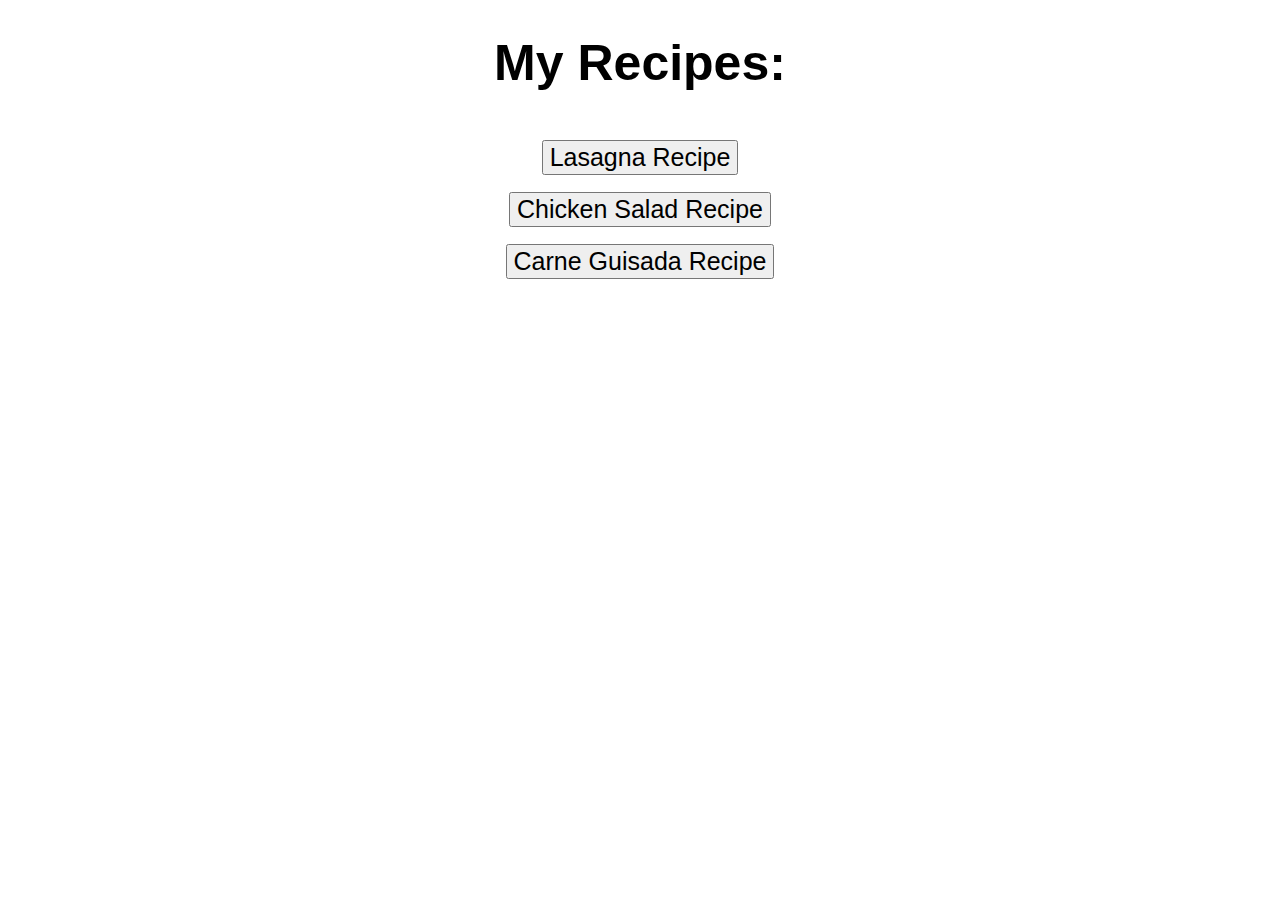
<file: index.html>
<!DOCTYPE html>
<html lang="en">
    <head>
        <meta charset="UTF-8">
        <link rel="stylesheet" href="styles.css">
        <title>My Recipe Page</title>
    </head>
    <body>
        <h1 id="index-header">My Recipes:</h1>
        <div class="buttons">
            <button onclick="window.location.href='recipes/lasagna.html'" class="button">Lasagna Recipe</button><br>
            <button onclick="window.location.href='recipes/chicken-salad.html'" class="button">Chicken Salad Recipe</button><br>
            <button onclick="window.location.href='recipes/carne-guisada.html'" class="button">Carne Guisada Recipe</button><br>
        </div>
    </body>
</html>
</file>
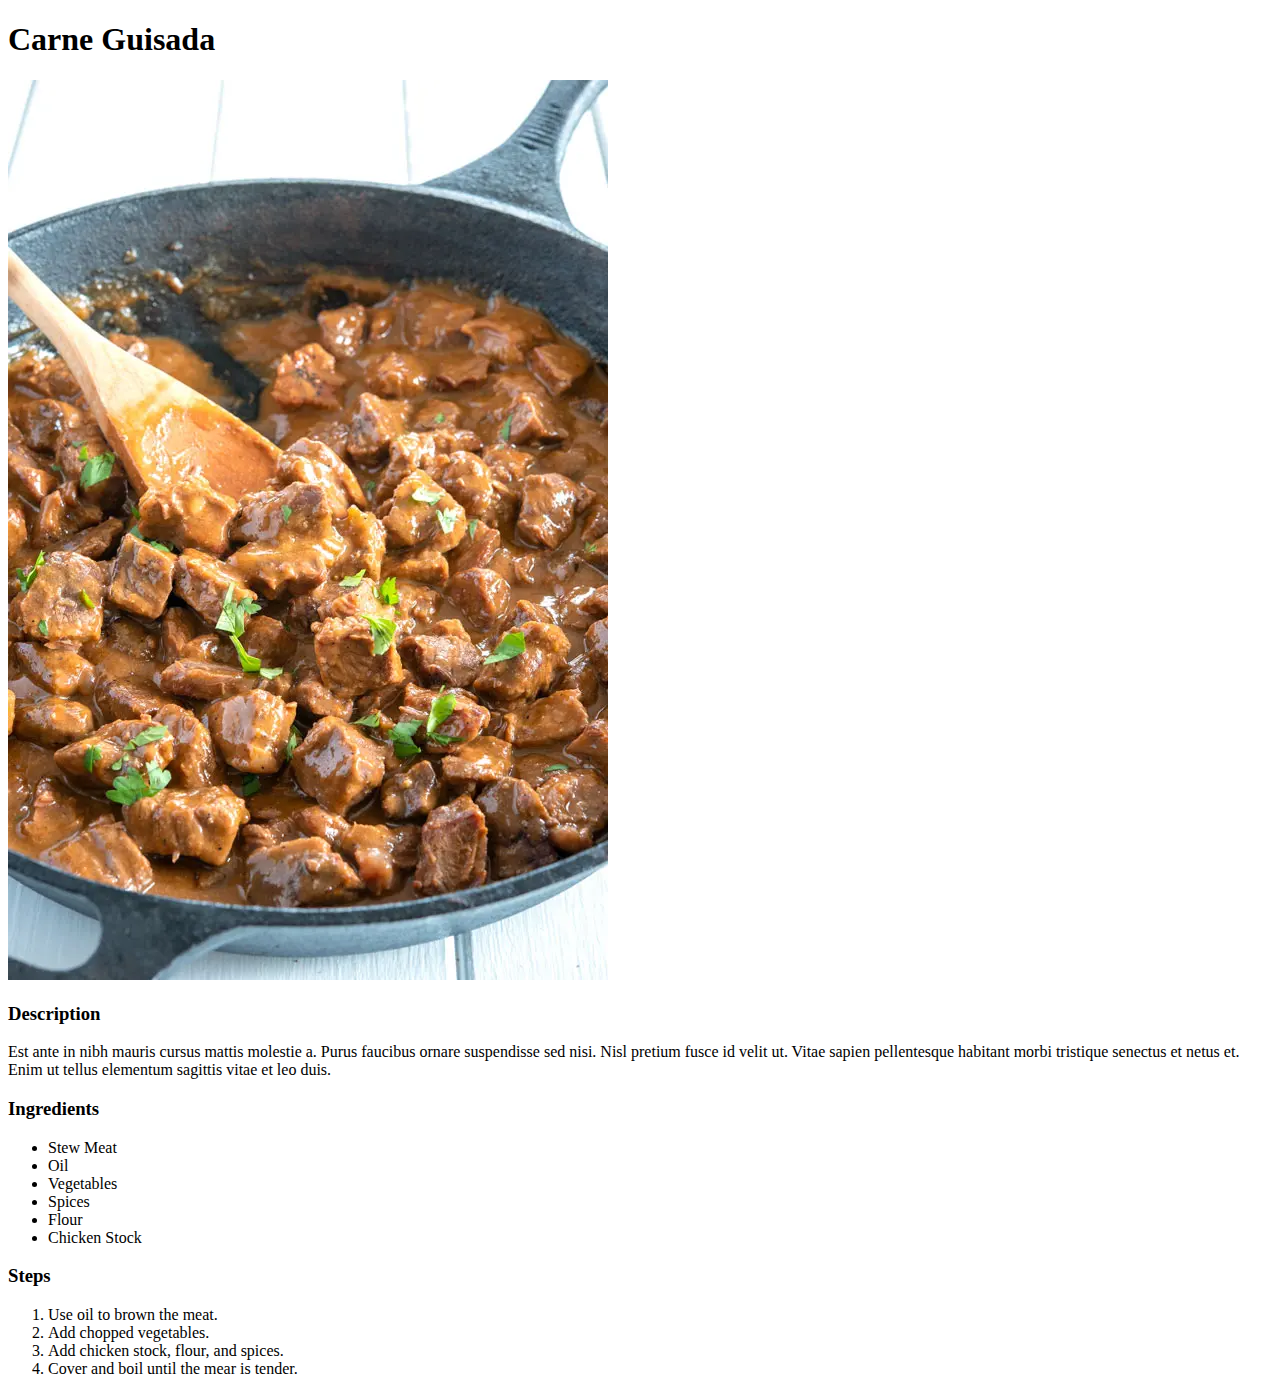
<file: recipes/carne-guisada.html>
<!DOCTYPE html>
<html lang="en">
    <head>
        <meta charset="UTF-8">
        <title>Carne Guisada Recipe</title>
    </head>
    <body>
        <h1>Carne Guisada</h1>
        <img src="img/carne-guisada.jpg" alt="Carne-Guisada">
        <h3>Description</h3>
        <p>Est ante in nibh mauris cursus mattis molestie a. Purus faucibus ornare suspendisse sed nisi. Nisl pretium fusce id velit ut. Vitae sapien pellentesque habitant morbi tristique senectus et netus et. Enim ut tellus elementum sagittis vitae et leo duis.</p>
        <h3>Ingredients</h3>
        <ul>
            <li>Stew Meat</li>
            <li>Oil</li>
            <li>Vegetables</li>
            <li>Spices</li>
            <li>Flour</li>
            <li>Chicken Stock</li>
        </ul>
        <h3>Steps</h3>
        <ol>
            <li>Use oil to brown the meat.</li>
            <li>Add chopped vegetables.</li>
            <li>Add chicken stock, flour, and spices.</li>
            <li>Cover and boil until the mear is tender.</li>
        </ol>
    </body>
</html>
</file>
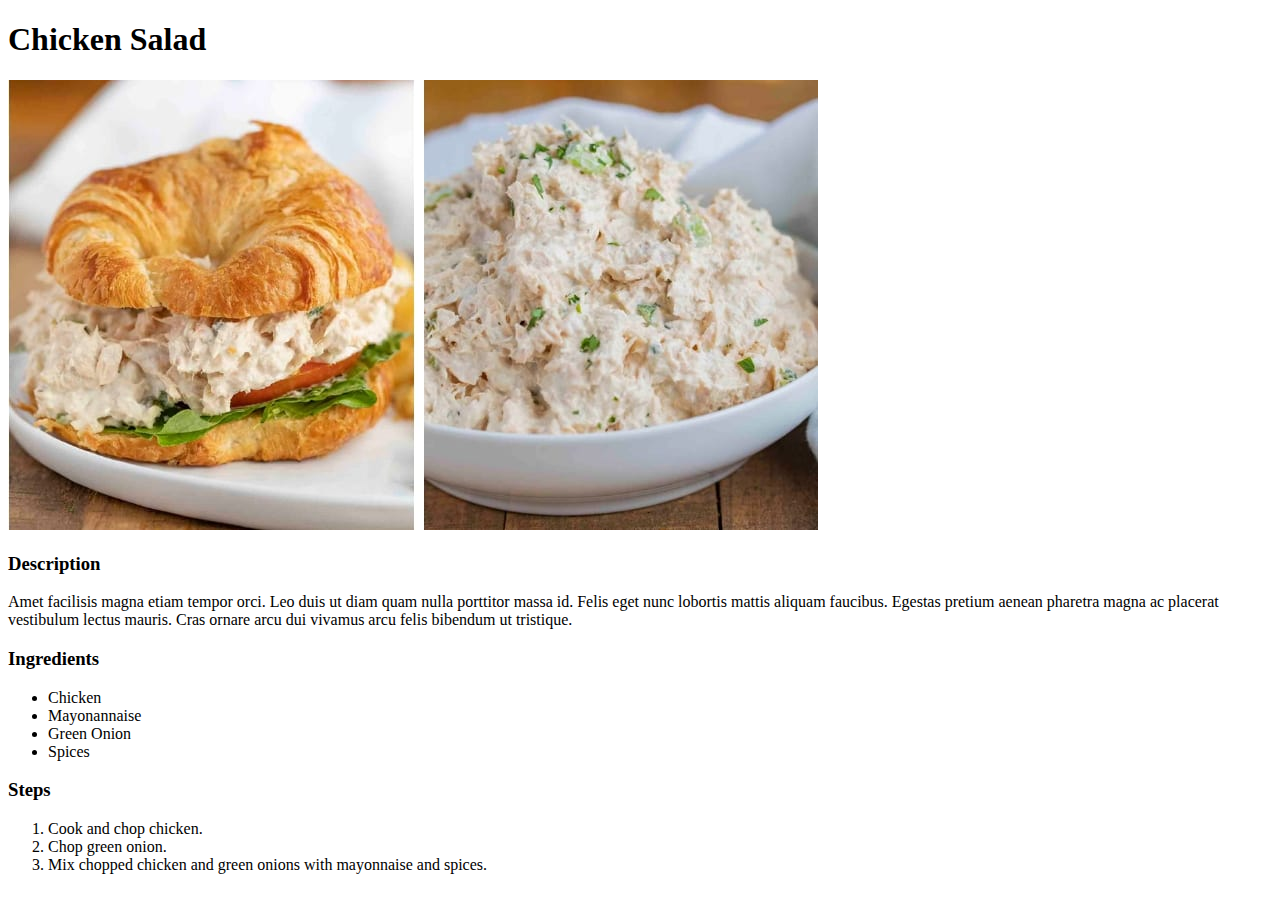
<file: recipes/chicken-salad.html>
<!DOCTYPE html>
<html lang="en">
    <head>
        <meta charset="UTF-8">
        <title>Chicken Salad Recipe</title>
    </head>
    <body>
        <h1>Chicken Salad</h1>
        <img src="img/chicken-salad.jpg" alt="Chicken-Salad">
        <h3>Description</h3>
        <p>Amet facilisis magna etiam tempor orci. Leo duis ut diam quam nulla porttitor massa id. Felis eget nunc lobortis mattis aliquam faucibus. Egestas pretium aenean pharetra magna ac placerat vestibulum lectus mauris. Cras ornare arcu dui vivamus arcu felis bibendum ut tristique.</p>
        <h3>Ingredients</h3>
        <ul>
            <li>Chicken</li>
            <li>Mayonannaise</li>
            <li>Green Onion</li>
            <li>Spices</li>
        </ul>
        <h3>Steps</h3>
        <ol>
            <li>Cook and chop chicken.</li>
            <li>Chop green onion.</li>
            <li>Mix chopped chicken and green onions with mayonnaise and spices.</li>
        </ol>
    </body>
</html>
</file>
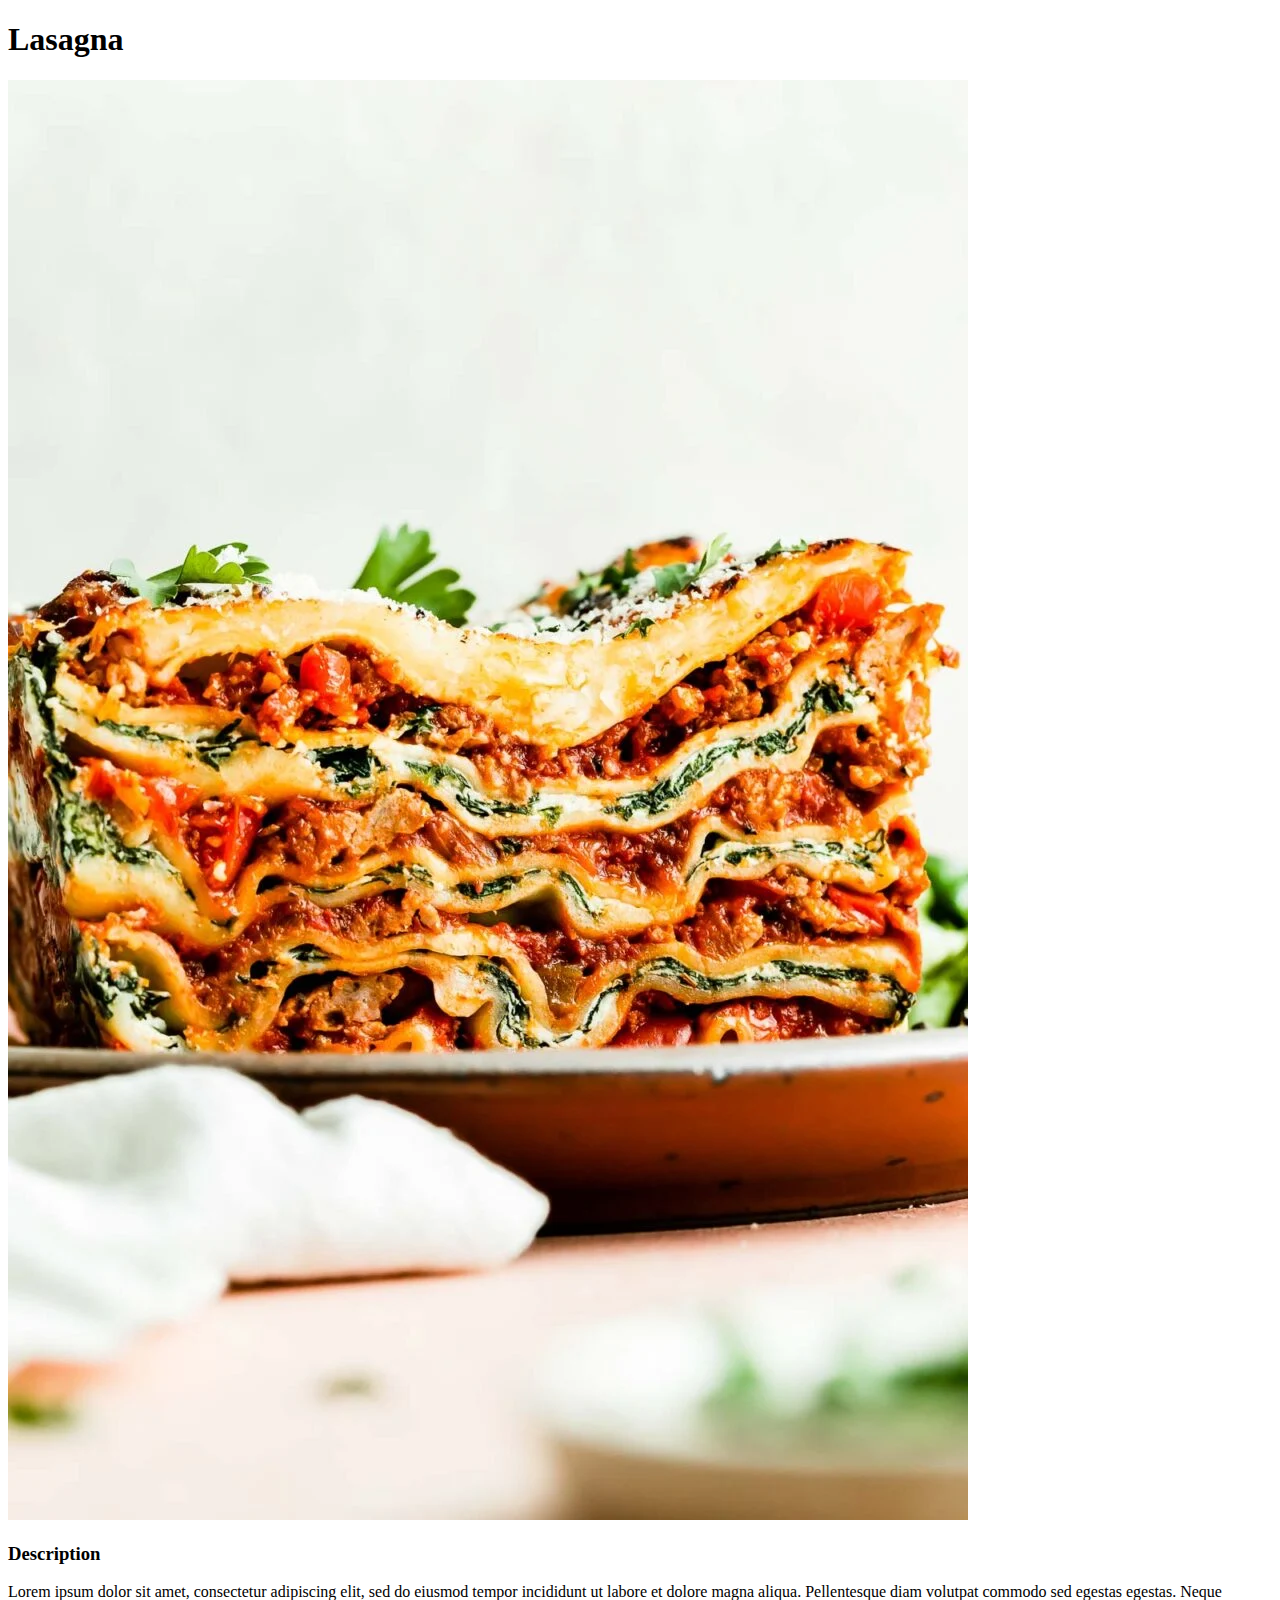
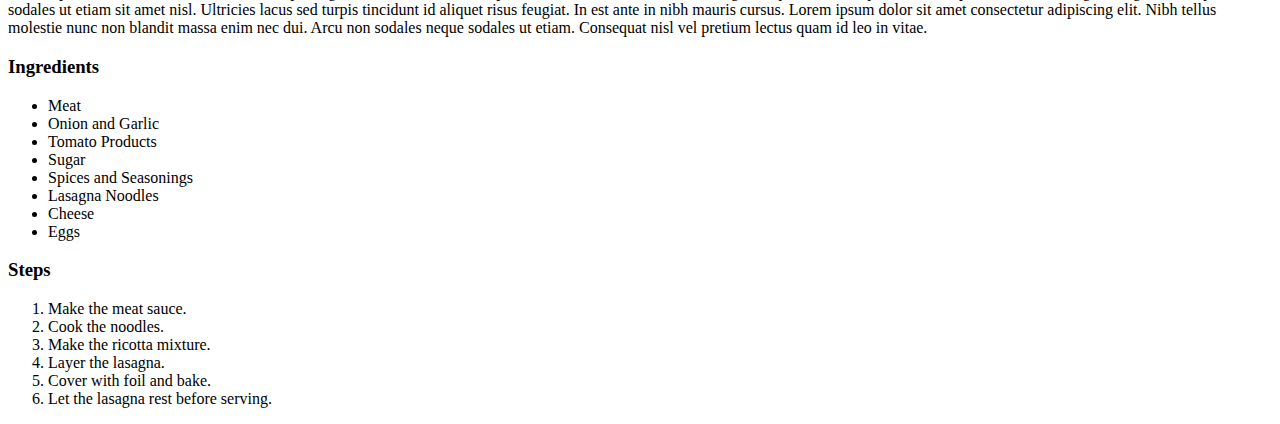
<file: recipes/lasagna.html>
<!DOCTYPE html>
<html lang="en">
    <head>
        <meta charset="UTF-8">
        <title>Lasagna Recipe</title>
    </head>
    <body>
        <h1>Lasagna</h1>
        <img src="img/lasagna.jpg" alt="Lasagna">
        <h3>Description</h3>
        <p>Lorem ipsum dolor sit amet, consectetur adipiscing elit, sed do eiusmod tempor incididunt ut labore et dolore magna aliqua. Pellentesque diam volutpat commodo sed egestas egestas. Neque sodales ut etiam sit amet nisl. Ultricies lacus sed turpis tincidunt id aliquet risus feugiat. In est ante in nibh mauris cursus. Lorem ipsum dolor sit amet consectetur adipiscing elit. Nibh tellus molestie nunc non blandit massa enim nec dui. Arcu non sodales neque sodales ut etiam. Consequat nisl vel pretium lectus quam id leo in vitae.</p>
        <h3>Ingredients</h3>
        <ul>
            <li>Meat</li>
            <li>Onion and Garlic</li>
            <li>Tomato Products</li>
            <li>Sugar</li>
            <li>Spices and Seasonings</li>
            <li>Lasagna Noodles</li>
            <li>Cheese</li>
            <li>Eggs</li>
        </ul>
        <h3>Steps</h3>
        <ol>
            <li>Make the meat sauce.</li>
            <li>Cook the noodles.</li>
            <li>Make the ricotta mixture.</li>
            <li>Layer the lasagna.</li>
            <li>Cover with foil and bake.</li>
            <li>Let the lasagna rest before serving.</li>
        </ol>
    </body>
</html>
</file>
<file: styles.css>
.buttons {
    font-size: 45px;
    margin: 0;
    text-align: center;
}
.button {
    font-size: 25px;
}
#index-header {
    font-size: 50px;
    text-align: center;
    font-family:'Segoe UI', Tahoma, "Geneva", Verdana, sans-serif
}
</file>
